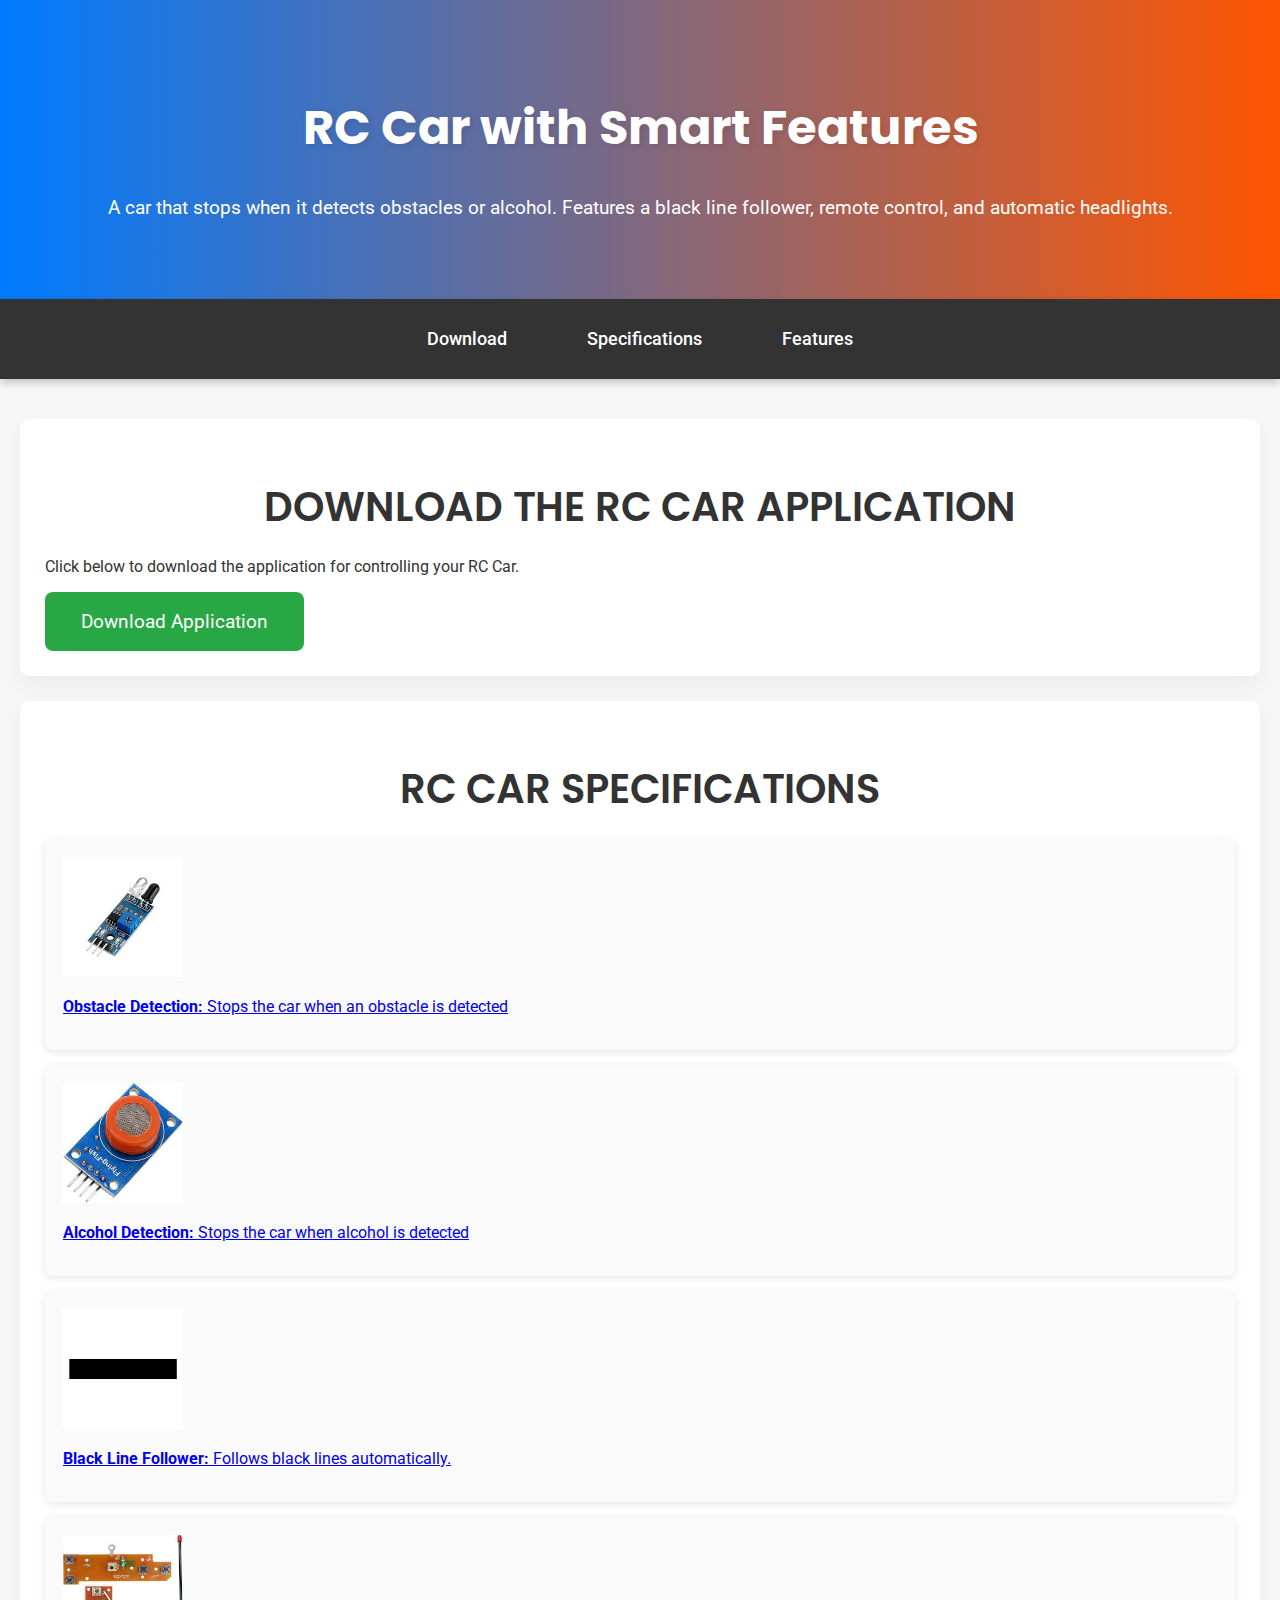
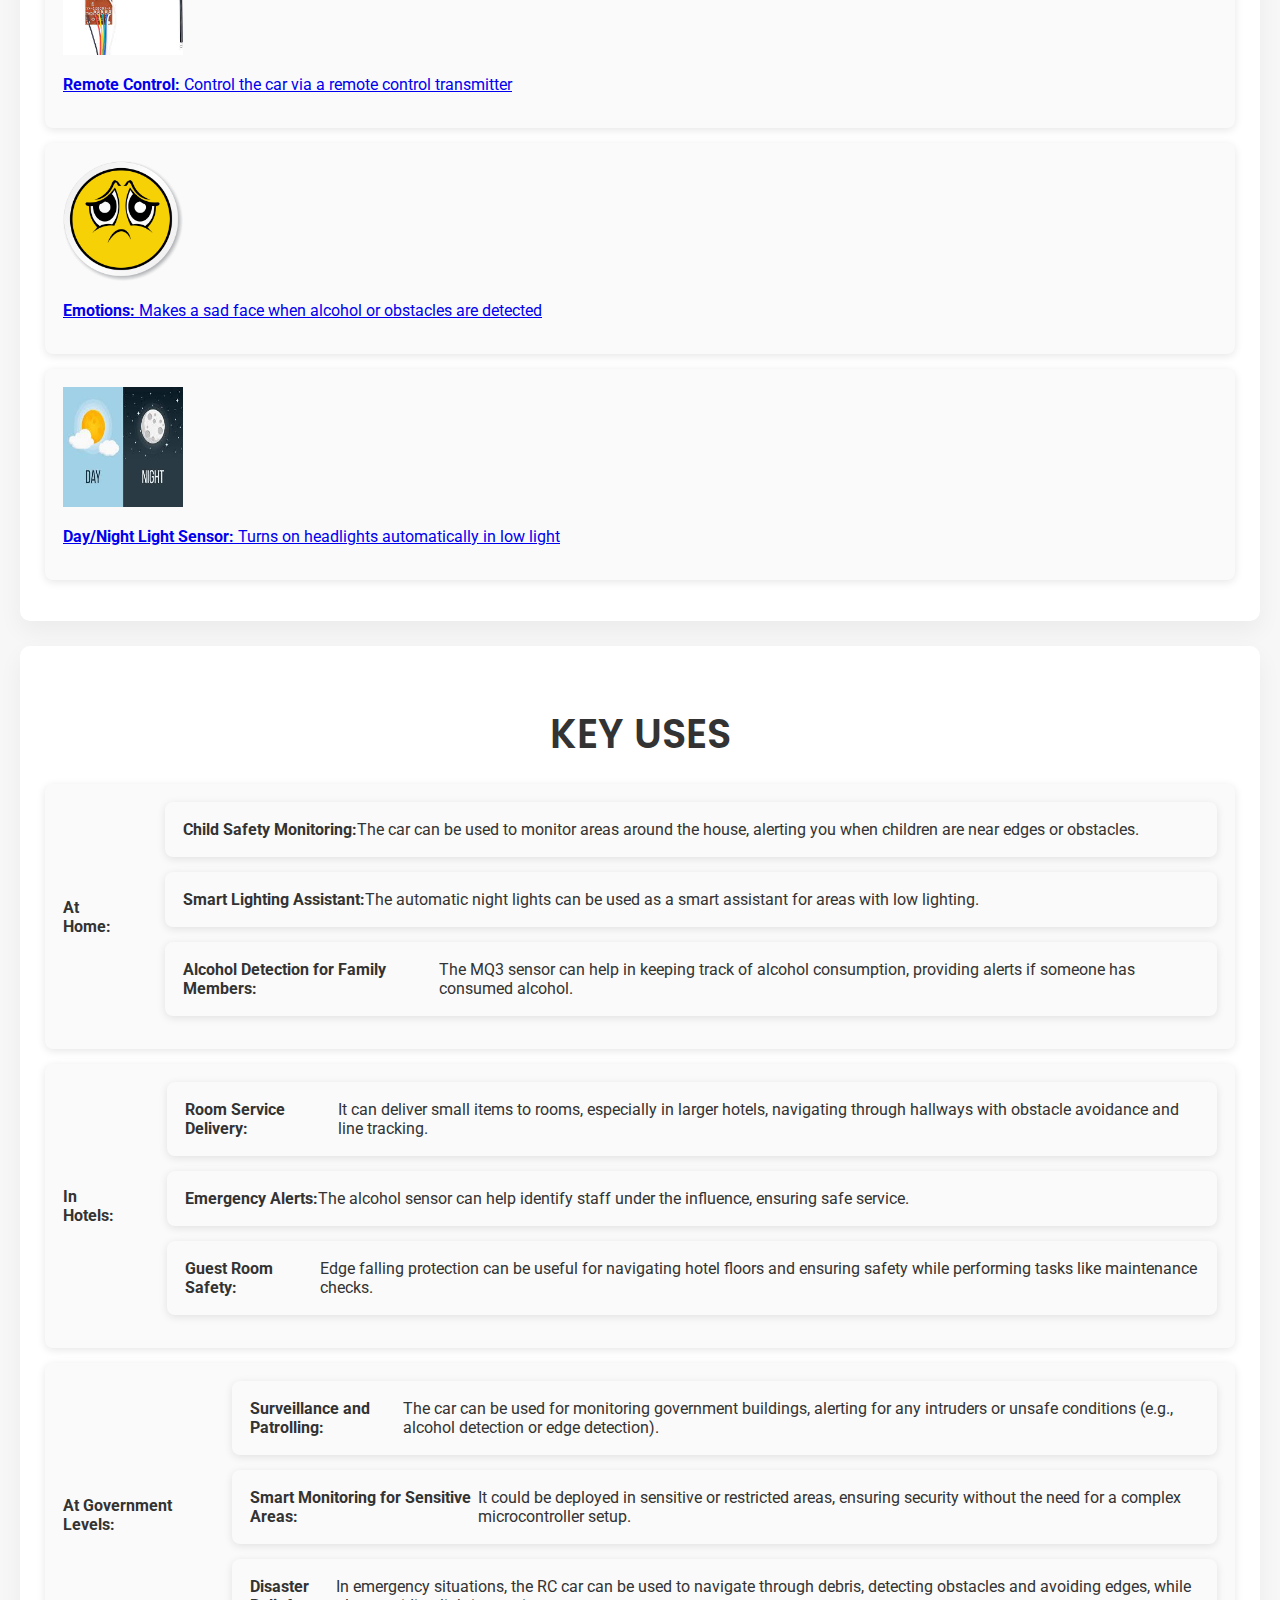
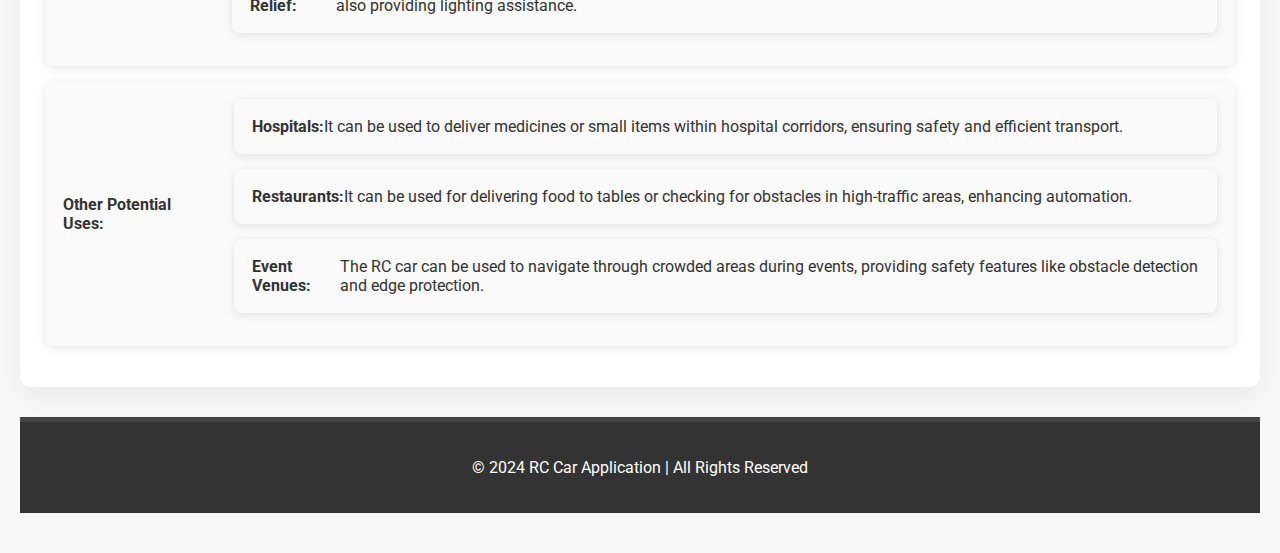
<file: index.html>
<!DOCTYPE html>
<html lang="en">
<head>
    <meta charset="UTF-8">
    <meta name="viewport" content="width=device-width, initial-scale=1.0">
    <meta http-equiv="X-UA-Compatible" content="ie=edge">
    <title>RC Car Application</title>
    <link href="https://fonts.googleapis.com/css2?family=Roboto:wght@400;500;700&family=Poppins:wght@300;400;600&family=Open+Sans:wght@300;400;600&display=swap" rel="stylesheet">
    <style>
        body {
            font-family: 'Roboto', sans-serif;
            margin: 0;
            padding: 0;
            background: #f7f7f7;
            color: #333;
        }
        header {
            background: linear-gradient(90deg, rgba(0, 123, 255, 1) 0%, rgba(255, 85, 0, 1) 100%);
            color: white;
            padding: 60px 20px;
            text-align: center;
            box-shadow: 0 4px 12px rgba(0, 0, 0, 0.1);
        }
        header h1 {
            font-size: 3em;
            font-family: 'Poppins', sans-serif;
            font-weight: 700;
            text-shadow: 2px 2px 6px rgba(0, 0, 0, 0.1);
        }
        header p {
            font-size: 1.2em;
            font-weight: 400;
            margin-top: 10px;
        }
        nav {
            display: flex;
            justify-content: center;
            background-color: #333;
            padding: 15px 0;
            box-shadow: 0 4px 8px rgba(0, 0, 0, 0.2);
        }
        nav a {
            color: white;
            text-decoration: none;
            padding: 15px 25px;
            font-size: 1.1em;
            margin: 0 15px;
            font-weight: 500;
            transition: all 0.3s ease-in-out;
        }
        nav a:hover {
            background-color: #f44336;
            border-radius: 5px;
        }
        .content {
            padding: 40px 20px;
        }
        .download-section, .specifications-section, .features-section {
            background-color: white;
            padding: 25px;
            margin-bottom: 25px;
            border-radius: 10px;
            box-shadow: 0 10px 25px rgba(0, 0, 0, 0.05);
        }
        .download-section h2, .specifications-section h2, .features-section h2 {
            font-family: 'Poppins', sans-serif;
            font-size: 2.5em;
            font-weight: 600;
            text-align: center;
            margin-bottom: 20px;
            text-transform: uppercase;
            color: #333;
        }
        .download-section a {
            background-color: #28a745;
            color: white;
            padding: 18px 36px;
            font-size: 1.2em;
            text-decoration: none;
            border-radius: 8px;
            display: inline-block;
            text-align: center;
            transition: all 0.3s ease;
        }
        .download-section a:hover {
            background-color: #218838;
            transform: translateY(-3px);
        }
        .specifications-list, .features-list {
            list-style-type: none;
            padding-left: 0;
        }
        .specifications-list li, .features-list li {
            display: flex;
            align-items: center;
            background-color: #fafafa;
            padding: 18px;
            margin-bottom: 15px;
            border-radius: 8px;
            box-shadow: 0 2px 8px rgba(0, 0, 0, 0.1);
            transition: background-color 0.3s ease;
        }
        .specifications-list li:hover, .features-list li:hover {
            background-color: #f1f1f1;
        }
        .specifications-list img, .features-list img {
            width: 120px; /* Increased width */
            height: 120px; /* Increased height */
            margin-right: 20px;
            transition: transform 0.3s ease-in-out;
        }
        .specifications-list img:hover, .features-list img:hover {
            transform: scale(1.1);
        }
        .status {
            text-align: center;
            font-size: 2.2em;
            margin-top: 30px;
        }
        .status img {
            width: 150px; /* Larger status image */
            height: 150px;
            border-radius: 50%;
            box-shadow: 0 4px 10px rgba(0, 0, 0, 0.1);
        }
        footer {
            background-color: #333;
            color: white;
            padding: 20px;
            text-align: center;
            font-size: 1em;
            border-top: 5px solid #444;
            margin-top: 30px;
        }
        /* Responsive Design for Mobile and Tablets */
        @media (max-width: 768px) {
            header h1 {
                font-size: 2.5em;
            }
            nav a {
                font-size: 1em;
                padding: 12px 20px;
            }
            .download-section a {
                font-size: 1.1em;
                padding: 16px 32px;
            }
            .specifications-list img, .features-list img {
                width: 100px; /* Slightly smaller image size on mobile */
                height: 100px;
            }
            footer {
                font-size: 0.9em;
            }
        }

        /* Additional Styles for Animations */
        .specifications-list li, .features-list li {
            animation: fadeInUp 0.8s ease-out;
        }
        @keyframes fadeInUp {
            0% {
                opacity: 0;
                transform: translateY(20px);
            }
            100% {
                opacity: 1;
                transform: translateY(0);
            }
        }
    </style>
</head>
<body>
    <header>
        <h1>RC Car with Smart Features</h1>
        <p>A car that stops when it detects obstacles or alcohol. Features a black line follower, remote control, and automatic headlights.</p>
    </header>

    <nav>
        <a href="#download">Download</a>
        <a href="#specifications">Specifications</a>
        <a href="#features">Features</a>
    </nav>

    <div class="content">
        <!-- Download Section -->
        <section id="download" class="download-section">
            <h2>Download the RC Car Application</h2>
            <p>Click below to download the application for controlling your RC Car.</p>
            <a href="https://drive.google.com/file/d/1Ado_hDZijg_Qq1VeLnqHlHre9D_cnxM2/view" target="_blank">Download Application</a>
        </section>

        <!-- Specifications Section -->
        <section id="specifications" class="specifications-section">
            <h2>RC Car Specifications</h2>
            <ul class="specifications-list">
                <li>
                    <a href="1.html" target="_blank">
                        <img src="images/ir.png" alt="IR Sensor">
                        <p><strong>Obstacle Detection:</strong> Stops the car when an obstacle is detected</p>
                    </a>
                </li>
                <li>
                    <a href="mq.html" target="_blank">
                        <img src="images/mq.png" alt="MQ3 Sensor">
                        <p><strong>Alcohol Detection:</strong> Stops the car when alcohol is detected</p>
                    </a>
                </li>
                <li>
                    <a href="line.html" target="_blank">
                        <img src="images/line.png" alt="Line Follower">
                        <p><strong>Black Line Follower:</strong> Follows black lines automatically.</p>
                    </a>
                </li>
                <li>
                    <a href="rc.html" target="_blank">
                        <img src="images/rc.png" alt="RC Remote">
                        <p><strong>Remote Control:</strong> Control the car via a remote control transmitter</p>
                    </a>
                </li>
                <li>
                    <a href="hs.html" target="_blank">
                        <img src="images/sad.png" alt="Sad Happy Face">
                        <p><strong>Emotions:</strong> Makes a sad face when alcohol or obstacles are detected</p>
                    </a>
                </li>
                <li>
                    <a href="dn.html" target="_blank">
                        <img src="images/dn.png" alt="Day/Night Sensor">
                        <p><strong>Day/Night Light Sensor:</strong> Turns on headlights automatically in low light</p>
                    </a>
                </li>
            </ul>
        </section>

        <!-- Features Section -->
        <section id="features" class="features-section">
            <h2>Key Uses</h2>
            <ul class="features-list">
                <li><strong>At Home:</strong>
                    <ul>
                        <li><strong>Child Safety Monitoring:</strong> The car can be used to monitor areas around the house, alerting you when children are near edges or obstacles.</li>
                        <li><strong>Smart Lighting Assistant:</strong> The automatic night lights can be used as a smart assistant for areas with low lighting.</li>
                        <li><strong>Alcohol Detection for Family Members:</strong> The MQ3 sensor can help in keeping track of alcohol consumption, providing alerts if someone has consumed alcohol.</li>
                    </ul>
                </li>
                <li><strong>In Hotels:</strong>
                    <ul>
                        <li><strong>Room Service Delivery:</strong> It can deliver small items to rooms, especially in larger hotels, navigating through hallways with obstacle avoidance and line tracking.</li>
                        <li><strong>Emergency Alerts:</strong> The alcohol sensor can help identify staff under the influence, ensuring safe service.</li>
                        <li><strong>Guest Room Safety:</strong> Edge falling protection can be useful for navigating hotel floors and ensuring safety while performing tasks like maintenance checks.</li>
                    </ul>
                </li>
                <li><strong>At Government Levels:</strong>
                    <ul>
                        <li><strong>Surveillance and Patrolling:</strong> The car can be used for monitoring government buildings, alerting for any intruders or unsafe conditions (e.g., alcohol detection or edge detection).</li>
                        <li><strong>Smart Monitoring for Sensitive Areas:</strong> It could be deployed in sensitive or restricted areas, ensuring security without the need for a complex microcontroller setup.</li>
                        <li><strong>Disaster Relief:</strong> In emergency situations, the RC car can be used to navigate through debris, detecting obstacles and avoiding edges, while also providing lighting assistance.</li>
                    </ul>
                </li>
                <li><strong>Other Potential Uses:</strong>
                    <ul>
                        <li><strong>Hospitals:</strong> It can be used to deliver medicines or small items within hospital corridors, ensuring safety and efficient transport.</li>
                        <li><strong>Restaurants:</strong> It can be used for delivering food to tables or checking for obstacles in high-traffic areas, enhancing automation.</li>
                        <li><strong>Event Venues:</strong> The RC car can be used to navigate through crowded areas during events, providing safety features like obstacle detection and edge protection.</li>
                    </ul>
                </li>
                
            </ul>
        </section>
    <footer>
        <p>&copy; 2024 RC Car Application | All Rights Reserved</p>
    </footer>
</body>
</html>
</file>
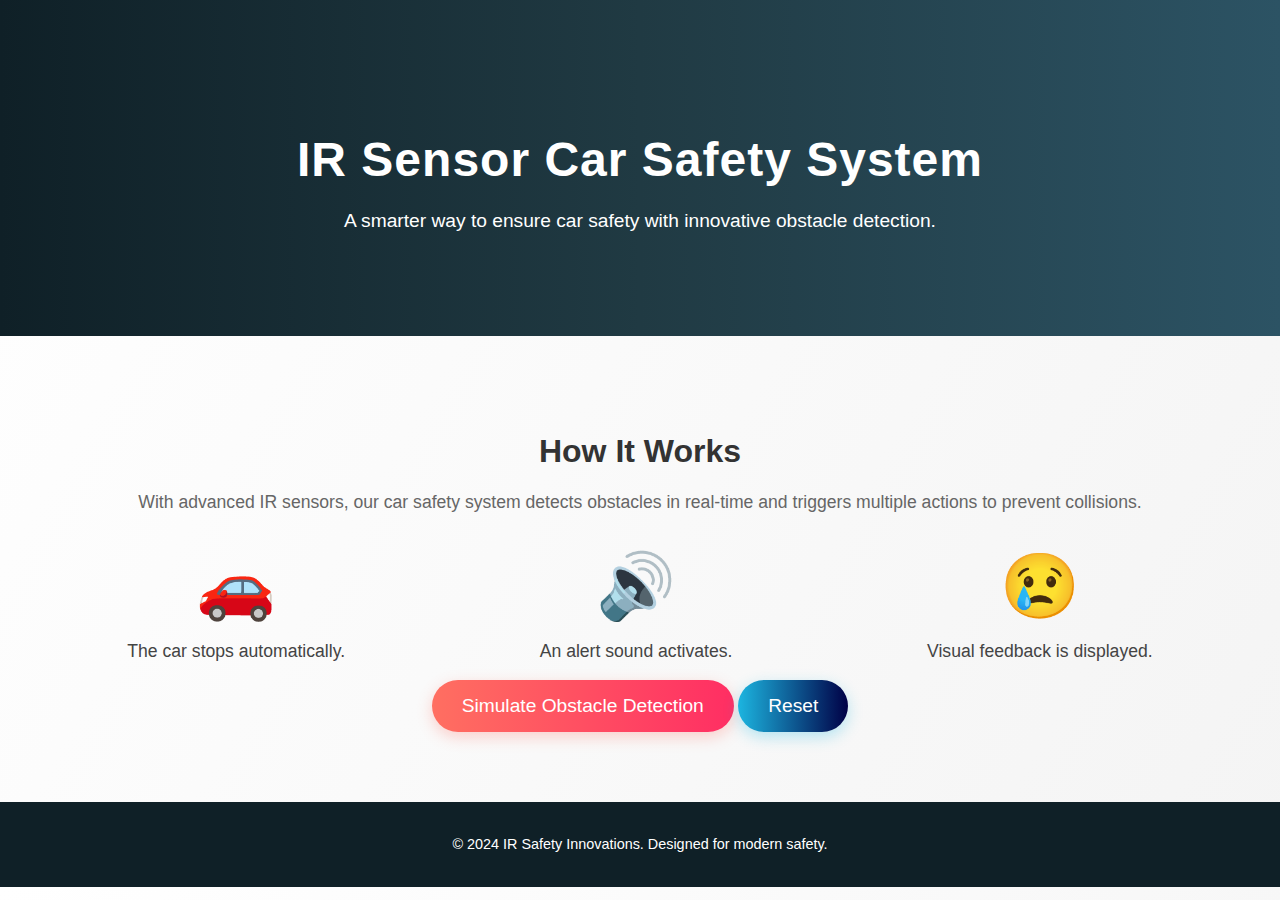
<file: 1.html>
<!DOCTYPE html>
<html lang="en">
<head>
    <meta charset="UTF-8">
    <meta name="viewport" content="width=device-width, initial-scale=1.0">
    <title>IR Sensor Car Safety System</title>
    <link rel="stylesheet" href="styles/style1.css">
</head>
<body>
    <header>
        <div class="hero">
            <h1>IR Sensor Car Safety System</h1>
            <p>A smarter way to ensure car safety with innovative obstacle detection.</p>
        </div>
    </header>

    <main class="container">
        <section class="features">
            <h2>How It Works</h2>
            <p>
                With advanced IR sensors, our car safety system detects obstacles in real-time and triggers multiple actions to prevent collisions.
            </p>
        </section>

        <div class="visuals">
            <div id="car-section">
                <span id="car">🚗</span>
                <p>The car stops automatically.</p>
            </div>
            <div id="alarm-section">
                <span id="alarm">🔊</span>
                <p>An alert sound activates.</p>
            </div>
            <div id="face-section">
                <span id="sad-face">😢</span>
                <p>Visual feedback is displayed.</p>
            </div>
        </div>

        <div class="controls">
            <button class="trigger-button" onclick="activateIRSensor()">Simulate Obstacle Detection</button>
            <button class="reset-button" onclick="resetSystem()">Reset</button>
        </div>
    </main>

    <footer>
        <p>&copy; 2024 IR Safety Innovations. Designed for modern safety.</p>
    </footer>

    <audio id="beepSound" src="images/OBS.mp3" preload="auto"></audio>
    <script src="scripts/script1.js"></script>
</body>
</html>
</file>
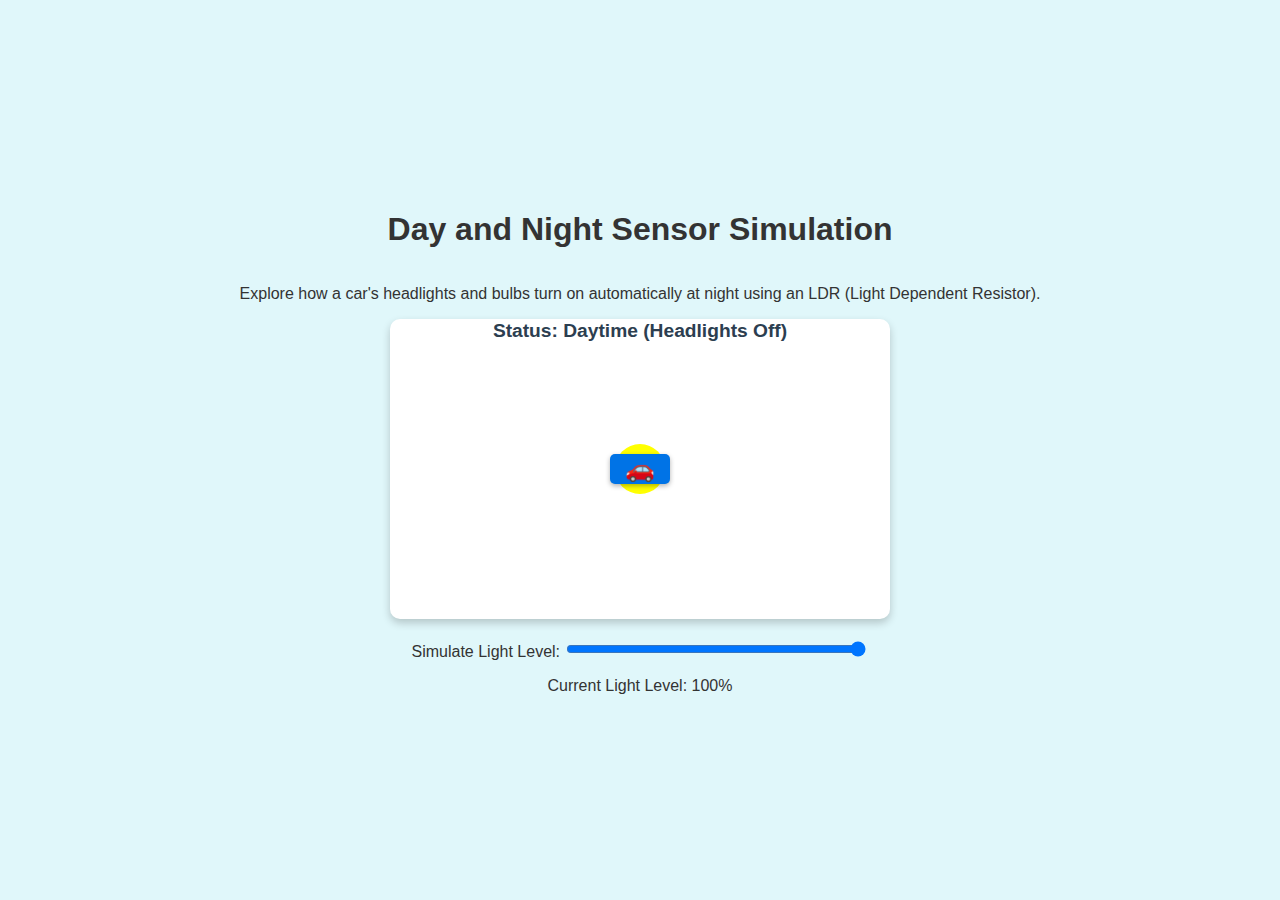
<file: dn.html>
<!DOCTYPE html>
<html lang="en">
<head>
  <meta charset="UTF-8">
  <meta name="viewport" content="width=device-width, initial-scale=1.0">
  <title>Day and Night Sensor Simulation</title>
  <style>
    body {
      font-family: Arial, sans-serif;
      background-color: #e0f7fa;
      margin: 0;
      padding: 0;
      color: #333;
      display: flex;
      flex-direction: column;
      align-items: center;
      justify-content: center;
      height: 100vh;
    }
    .container {
      position: relative;
      width: 500px;
      height: 300px;
      background-color: #ffffff;
      border-radius: 10px;
      box-shadow: 0 4px 8px rgba(0, 0, 0, 0.2);
      display: flex;
      align-items: center;
      justify-content: center;
      overflow: hidden;
    }
    .car {
      position: absolute;
      width: 60px;
      height: 30px;
      background-color: #0073e6;
      border-radius: 5px;
      text-align: center;
      line-height: 30px;
      color: white;
      font-size: 1.5em;
      transition: transform 0.3s ease;
      box-shadow: 0 2px 5px rgba(0, 0, 0, 0.3);
    }
    .headlights {
      position: absolute;
      top: -10px;
      left: 10px;
      width: 20px;
      height: 5px;
      background-color: #f1c40f;
      border-radius: 3px;
      opacity: 0;
      transition: opacity 0.3s ease;
    }
    .headlights.right {
      left: 30px;
    }
    .status {
      position: absolute;
      top: 320px;
      font-size: 1.2em;
      font-weight: bold;
      color: #2c3e50;
    }
    .slider-container {
      margin-top: 20px;
      text-align: center;
    }
    .slider {
      width: 300px;
    }
    /* Sun and Moon styles */
    .sun, .moon {
      position: absolute;
      width: 50px;
      height: 50px;
      border-radius: 50%;
      background-color: yellow;
      transition: opacity 1s ease;
    }
    .moon {
      background-color: #f39c12;
      opacity: 0;
    }
    /* Bulb styles */
    .bulb {
      position: absolute;
      width: 20px;
      height: 20px;
      border-radius: 50%;
      background-color: #e74c3c;
      opacity: 0;
      transition: opacity 0.3s ease;
    }
    .bulb1 { top: 50px; left: 40px; }
    .bulb2 { top: 50px; right: 40px; }
    .bulb3 { bottom: 50px; left: 40px; }
    .bulb4 { bottom: 50px; right: 40px; }
  </style>
</head>
<body>

<h1>Day and Night Sensor Simulation</h1>
<p>Explore how a car's headlights and bulbs turn on automatically at night using an LDR (Light Dependent Resistor).</p>

<div class="container">
  <!-- Sun and Moon -->
  <div id="sun" class="sun"></div>
  <div id="moon" class="moon"></div>
  
  <!-- Car and Headlights -->
  <div id="car" class="car">🚗</div>
  <div id="headlight-left" class="headlights"></div>
  <div id="headlight-right" class="headlights right"></div>
  
  <!-- Light Bulbs -->
  <div id="bulb1" class="bulb bulb1"></div>
  <div id="bulb2" class="bulb bulb2"></div>
  <div id="bulb3" class="bulb bulb3"></div>
  <div id="bulb4" class="bulb bulb4"></div>
</div>

<div class="slider-container">
  <label for="light-sensor">Simulate Light Level: </label>
  <input type="range" id="light-sensor" class="slider" min="0" max="100" value="100">
  <p id="light-status">Current Light Level: 100%</p>
</div>

<div id="status" class="status">Status: Daytime (Headlights Off)</div>

<script>
  const car = document.getElementById("car");
  const headlightLeft = document.getElementById("headlight-left");
  const headlightRight = document.getElementById("headlight-right");
  const lightSensor = document.getElementById("light-sensor");
  const lightStatus = document.getElementById("light-status");
  const status = document.getElementById("status");

  // Sun and Moon
  const sun = document.getElementById("sun");
  const moon = document.getElementById("moon");

  // Bulbs
  const bulbs = [
    document.getElementById("bulb1"),
    document.getElementById("bulb2"),
    document.getElementById("bulb3"),
    document.getElementById("bulb4")
  ];

  function updateScene() {
    const lightLevel = lightSensor.value;
    lightStatus.innerText = `Current Light Level: ${lightLevel}%`;

    // Car Headlights Logic
    if (lightLevel < 50) {
      headlightLeft.style.opacity = 1;
      headlightRight.style.opacity = 1;
      status.innerText = "Status: Nighttime (Headlights On)";
    } else {
      headlightLeft.style.opacity = 0;
      headlightRight.style.opacity = 0;
      status.innerText = "Status: Daytime (Headlights Off)";
    }

    // Bulbs Logic
    if (lightLevel < 50) {
      bulbs.forEach(bulb => bulb.style.opacity = 1); // Turn on bulbs at night
    } else {
      bulbs.forEach(bulb => bulb.style.opacity = 0); // Turn off bulbs during day
    }

    // Sun and Moon Logic
    if (lightLevel > 50) {
      sun.style.opacity = 1;
      moon.style.opacity = 0;
    } else {
      sun.style.opacity = 0;
      moon.style.opacity = 1;
    }
  }

  // Event listener for the light sensor slider
  lightSensor.addEventListener("input", updateScene);

  // Initial call to set the correct scene
  updateScene();
</script>

</body>
</html>
</file>
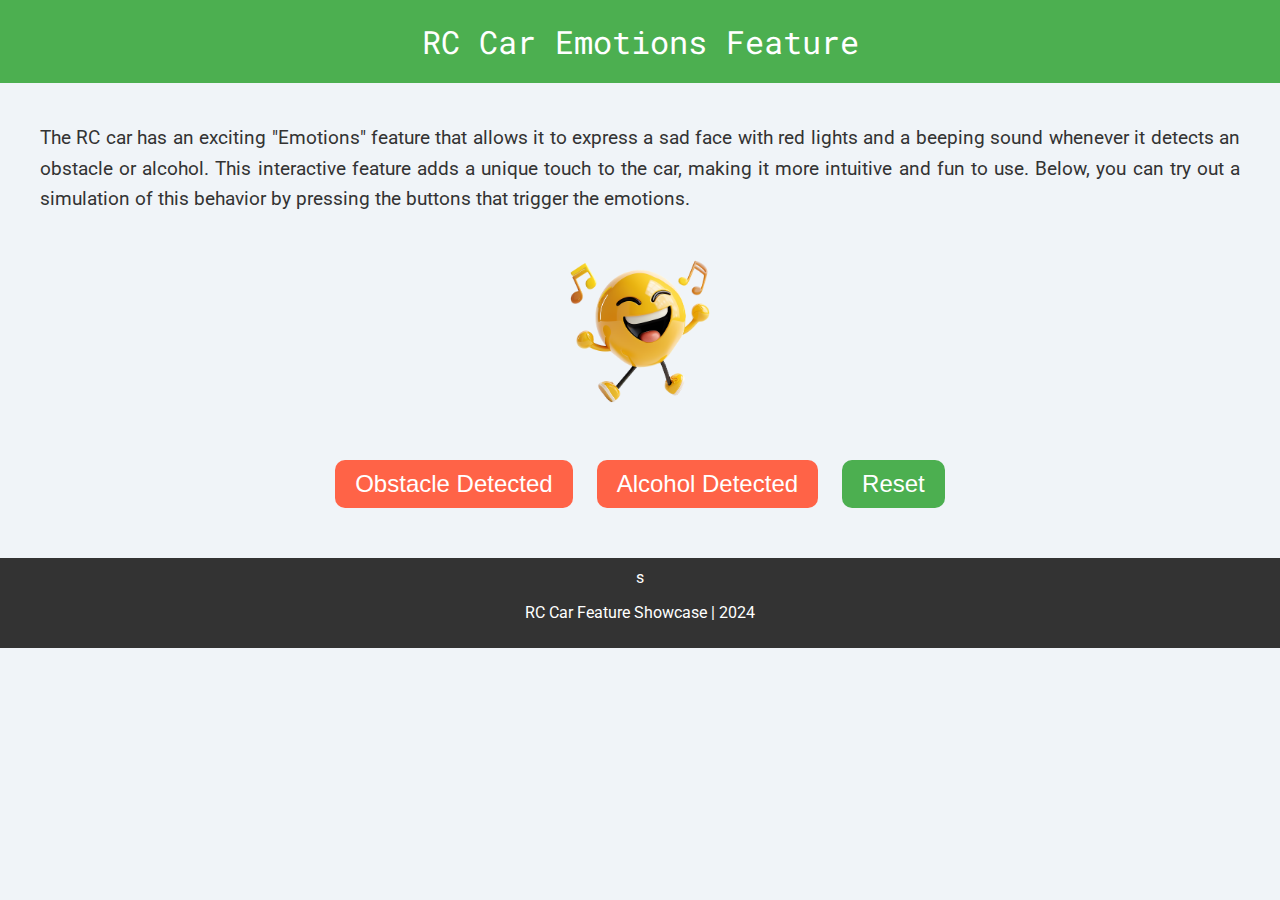
<file: hs.html>
<!DOCTYPE html>
<html lang="en">
<head>
    <meta charset="UTF-8">
    <meta name="viewport" content="width=device-width, initial-scale=1.0">
    <title>RC Car Emotions Feature</title>
    <link href="https://fonts.googleapis.com/css2?family=Roboto:wght@300;500&family=Roboto+Mono&display=swap" rel="stylesheet">
    <style>
        body {
            font-family: 'Roboto', sans-serif;
            background-color: #f0f4f8;
            color: #333;
            margin: 0;
            padding: 0;
            text-align: center;
        }
        header {
            background-color: #4CAF50;
            color: white;
            padding: 20px 0;
            font-size: 2em;
            font-family: 'Roboto Mono', monospace;
        }
        .content {
            margin: 40px;
        }
        .feature-description {
            font-size: 1.2em;
            line-height: 1.6;
            margin-bottom: 40px;
            text-align: justify;
        }
        .emotion-display {
            margin: 30px 0;
            font-size: 3em;
        }
        .emotion-display img {
            width: 150px;
        }
        .buttons {
            margin: 20px;
        }
        .btn {
            background-color: #ff6347;
            border: none;
            color: white;
            padding: 10px 20px;
            font-size: 1.5em;
            cursor: pointer;
            margin: 10px;
            border-radius: 10px;
        }
        .btn:hover {
            background-color: #e53e3e;
        }
        .reset-btn {
            background-color: #4CAF50;
            font-size: 1.5em;
        }
        footer {
            background-color: #333;
            color: white;
            padding: 10px 0;
            font-size: 1em;
        }
        @media (max-width: 768px) {
            .emotion-display img {
                width: 120px;
            }
            .btn {
                font-size: 1.2em;
            }
        }
    </style>
</head>
<body>

<header>
    RC Car Emotions Feature
</header>

<div class="content">
    <div class="feature-description">
        <p>The RC car has an exciting "Emotions" feature that allows it to express a sad face with red lights and a beeping sound whenever it detects an obstacle or alcohol. This interactive feature adds a unique touch to the car, making it more intuitive and fun to use. Below, you can try out a simulation of this behavior by pressing the buttons that trigger the emotions.</p>
    </div>

    <div class="emotion-display">
        <img id="emotionImage" src="./images/happy.png" alt="Smiley Face">
    </div>

    <div class="buttons">
        <button class="btn" id="obstacleButton">Obstacle Detected</button>
        <button class="btn" id="alcoholButton">Alcohol Detected</button>
        <button class="btn reset-btn" id="resetButton">Reset</button>
    </div>

    <!-- Add sounds here -->
    <audio id="beepSound" class="sound" src="images/OBS.mp3" preload="auto"></audio>
    <audio id="alcoholSound" class="sound" src="images/ALC.mp3" preload="auto"></audio>

</div>

<footer>s
    <p>RC Car Feature Showcase | 2024</p>
</footer>

<script>
    const obstacleButton = document.getElementById('obstacleButton');
    const alcoholButton = document.getElementById('alcoholButton');
    const resetButton = document.getElementById('resetButton');
    const emotionImage = document.getElementById('emotionImage');
    const beepSound = document.getElementById('beepSound');
    const alcoholSound = document.getElementById('alcoholSound');

    // Reset to smiley face
    resetButton.addEventListener('click', function() {
        emotionImage.src = "./images/happy.png";
        beepSound.pause();
        alcoholSound.pause();
        beepSound.currentTime = 0;
        alcoholSound.currentTime = 0;
        alert("Emotion reset to smile!");
    });

    obstacleButton.addEventListener('click', function() {
        emotionImage.src = "./images/sad.png";
        beepSound.play();
        alert("Clear the way!");
    });

    alcoholButton.addEventListener('click', function() {
        emotionImage.src = "./images/sad.png";
        alcoholSound.play();
        alert("Alcohol detected!");
    });
</script>

</body>
</html>
</file>
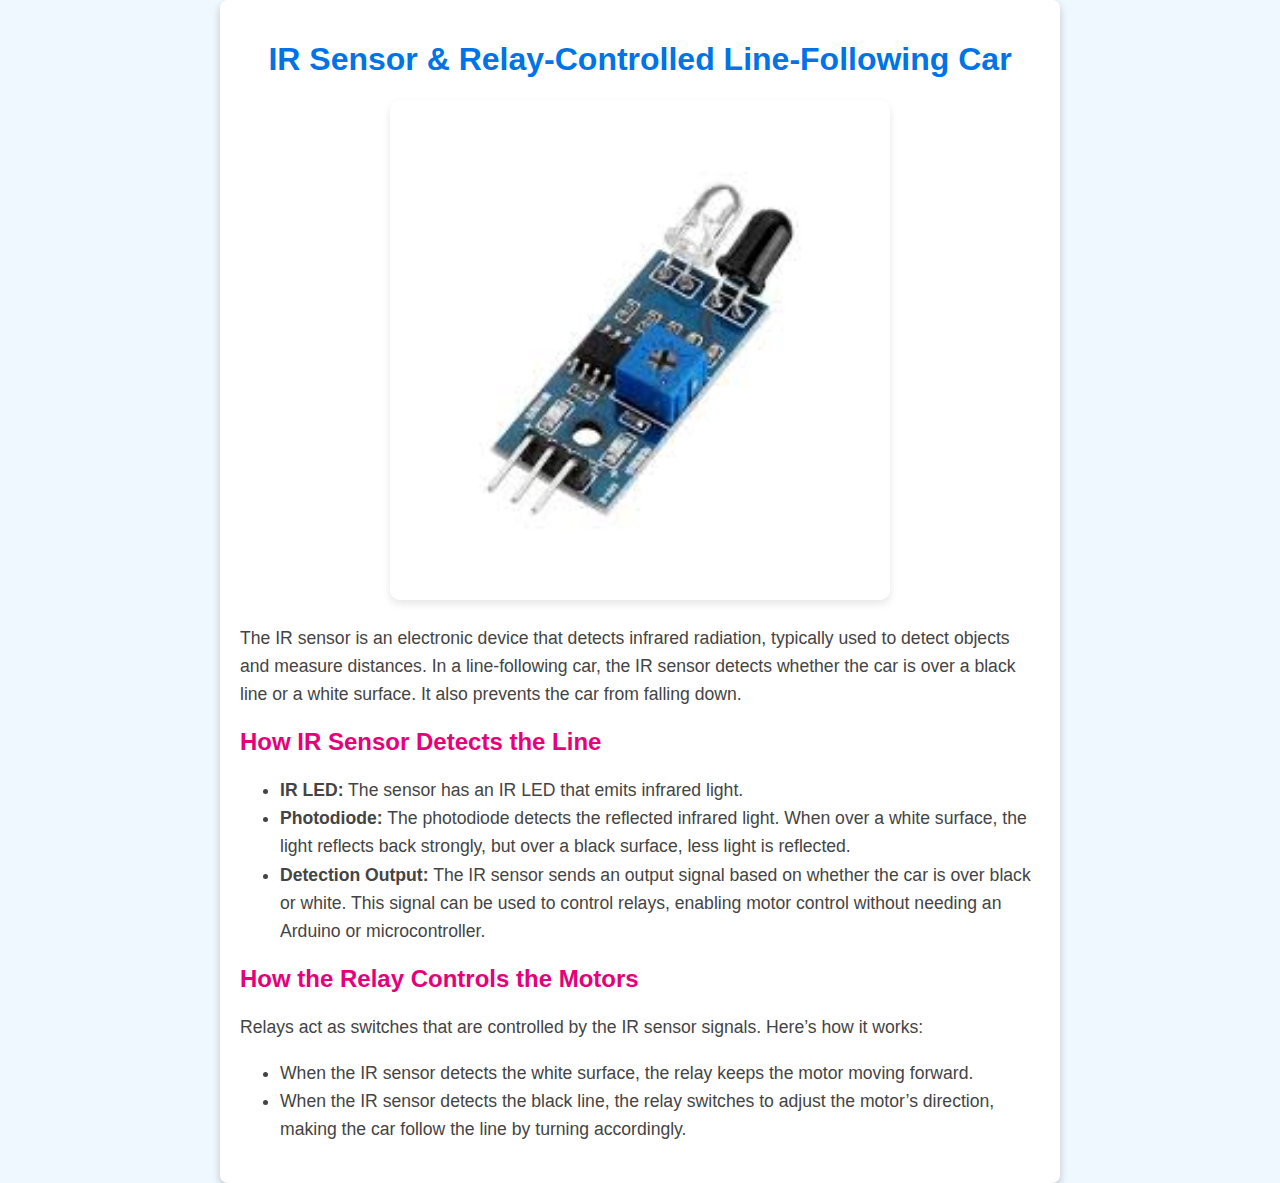
<file: line.html>
<!DOCTYPE html>
<html lang="en">
<head>
  <meta charset="UTF-8">
  <meta name="viewport" content="width=device-width, initial-scale=1.0">
  <title>IR Sensor and Relay-Controlled Line-Following Car</title>
  <style>
    body {
      font-family: Arial, sans-serif;
      background-color: #f0f8ff;
      margin: 0;
      padding: 0;
      color: #333;
    }
    .container {
      max-width: 800px;
      margin: auto;
      padding: 20px;
      background: #ffffff;
      border-radius: 8px;
      box-shadow: 0 4px 8px rgba(0, 0, 0, 0.2);
    }
    h1 {
      text-align: center;
      color: #0073e6;
    }
    .section-title {
      color: #e6007a;
    }
    .sensor-image {
      text-align: center;
      margin: 20px 0;
    }
    .sensor-image img {
      width: 100%;
      max-width: 500px;
      border-radius: 10px;
      box-shadow: 0 4px 8px rgba(0, 0, 0, 0.1);
    }
    .description, .working {
      font-size: 1.1em;
      line-height: 1.6;
      color: #444;
      margin-bottom: 20px;
    }
    .simulation {
      background-color: #e0f7fa;
      padding: 15px;
      border-radius: 8px;
      text-align: center;
      margin: 20px 0;
    }
    .simulation button {
      background-color: #0073e6;
      color: white;
      border: none;
      padding: 10px 20px;
      font-size: 1em;
      border-radius: 5px;
      cursor: pointer;
      transition: background 0.3s;
    }
    .simulation button:hover {
      background-color: #005bb5;
    }
    #result {
      font-weight: bold;
      color: #e6007a;
      margin-top: 10px;
    }
  </style>
</head>
<body>

<div class="container">
  <h1>IR Sensor & Relay-Controlled Line-Following Car</h1>

  <div class="sensor-image">
    <img src="images/ir.png" alt="IR Sensor Line Following Car">
  </div>

  <div class="description">
    <p>The IR sensor is an electronic device that detects infrared radiation, typically used to detect objects and measure distances. In a line-following car, the IR sensor detects whether the car is over a black line or a white surface.
      It also prevents the car from falling down.
    </p>
  </div>

  <h2 class="section-title">How IR Sensor Detects the Line</h2>
  <div class="working">
    <ul>
      <li><b>IR LED:</b> The sensor has an IR LED that emits infrared light.</li>
      <li><b>Photodiode:</b> The photodiode detects the reflected infrared light. When over a white surface, the light reflects back strongly, but over a black surface, less light is reflected.</li>
      <li><b>Detection Output:</b> The IR sensor sends an output signal based on whether the car is over black or white. This signal can be used to control relays, enabling motor control without needing an Arduino or microcontroller.</li>
    </ul>
  </div>

  <h2 class="section-title">How the Relay Controls the Motors</h2>
  <div class="working">
    <p>Relays act as switches that are controlled by the IR sensor signals. Here’s how it works:</p>
    <ul>
      <li>When the IR sensor detects the white surface, the relay keeps the motor moving forward.</li>
      <li>When the IR sensor detects the black line, the relay switches to adjust the motor’s direction, making the car follow the line by turning accordingly.</li>
    </ul>
  </div>

</body>
</html>
</file>
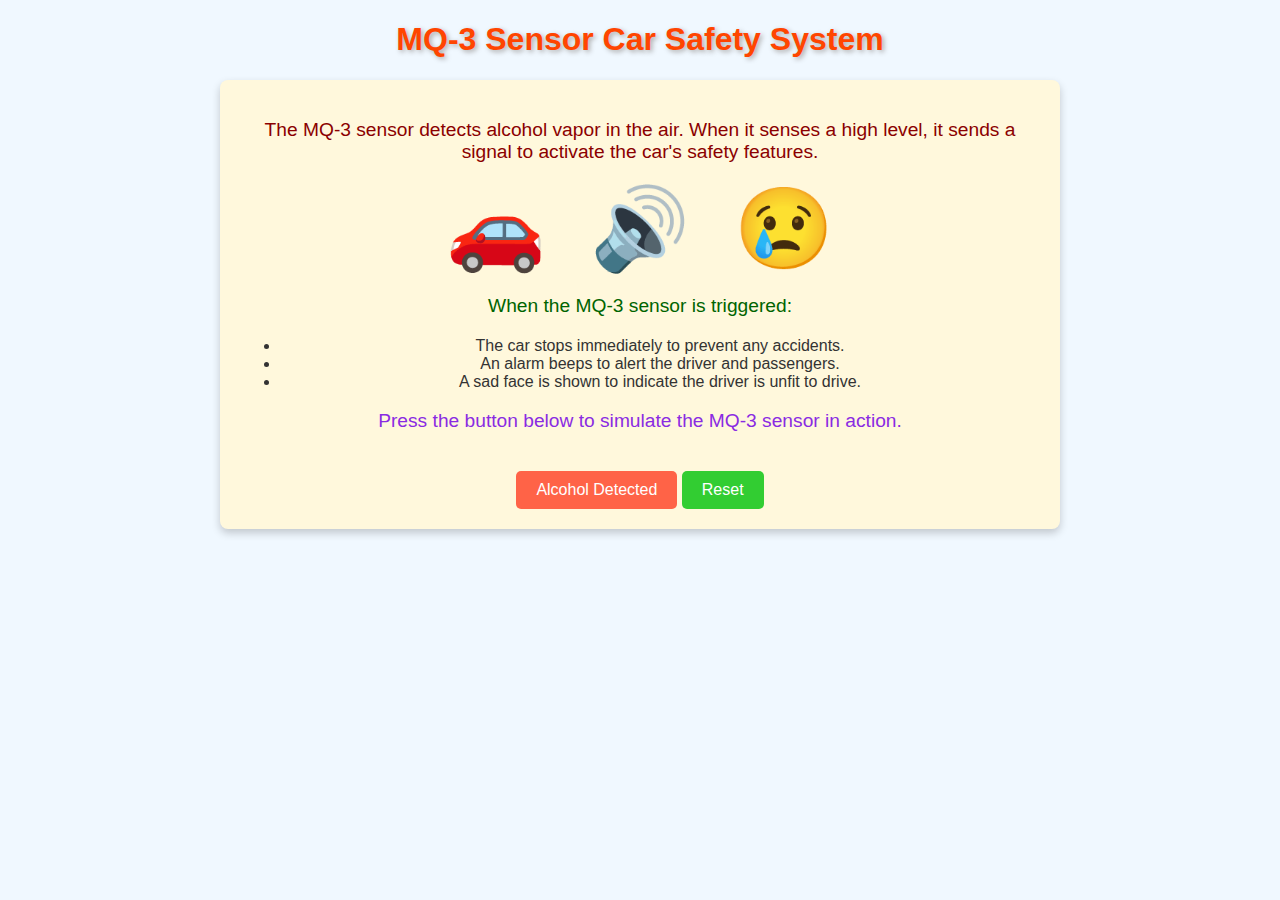
<file: mq.html>
<!DOCTYPE html>
<html lang="en">
<head>
    <meta charset="UTF-8">
    <meta name="viewport" content="width=device-width, initial-scale=1.0">
    <title>MQ-3 Sensor Car Safety System</title>
    <style>
        /* General body styling */
        body {
            font-family: Arial, sans-serif;
            background-color: #f0f8ff;
            text-align: center;
            color: #333;
        }

        /* Title styling */
        h1 {
            color: #ff4500;
            text-shadow: 2px 2px 5px #aaa;
        }

        /* Explanation box styling */
        .container {
            max-width: 800px;
            margin: auto;
            background-color: #fff8dc;
            padding: 20px;
            border-radius: 8px;
            box-shadow: 0px 4px 8px rgba(0, 0, 0, 0.2);
        }

        /* Animated elements styling */
        #car, #alarm, #sad-face {
            font-size: 80px;
            margin: 20px;
            transition: transform 0.5s;
        }

        /* Colors for each section */
        .sensor {
            color: #8b0000;
            font-size: 1.2em;
        }

        .actions {
            color: #006400;
            font-size: 1.2em;
        }

        .status {
            color: #8a2be2;
            font-size: 1.2em;
        }

        /* Button styling */
        .trigger-button {
            background-color: #ff6347;
            color: white;
            border: none;
            padding: 10px 20px;
            font-size: 1em;
            border-radius: 5px;
            cursor: pointer;
        }

        .trigger-button:hover {
            background-color: #ff4500;
        }

        /* Styling for reset button */
        .reset-button {
            background-color: #32cd32;
            color: white;
            border: none;
            padding: 10px 20px;
            font-size: 1em;
            border-radius: 5px;
            cursor: pointer;
            margin-top: 20px;
        }

        .reset-button:hover {
            background-color: #228b22;
        }
    </style>
</head>
<body>

    <h1>MQ-3 Sensor Car Safety System</h1>

    <div class="container">
        <p class="sensor">The MQ-3 sensor detects alcohol vapor in the air. When it senses a high level, it sends a signal to activate the car's safety features.</p>
        
        <div>
            <span id="car">🚗</span>
            <span id="alarm">🔊</span>
            <span id="sad-face">😢</span>
        </div>

        <p class="actions">When the MQ-3 sensor is triggered:</p>
        <ul>
            <li>The car stops immediately to prevent any accidents.</li>
            <li>An alarm beeps to alert the driver and passengers.</li>
            <li>A sad face is shown to indicate the driver is unfit to drive.</li>
        </ul>

        <p class="status">Press the button below to simulate the MQ-3 sensor in action.</p>
        <button class="trigger-button" onclick="activateSystem()">Alcohol Detected</button>
        
        <!-- Reset button -->
        <button class="reset-button" onclick="resetSystem()">Reset</button>
    </div>

    <!-- Beep sound -->
    <audio id="beepSound" src="images/ALC.mp3" preload="auto"></audio>

    <script>
        function activateSystem() {
            // Car stop animation
            document.getElementById("car").style.transform = "translateX(-100px)";

            // Alarm beep animation (pulsating effect)
            document.getElementById("alarm").style.transform = "scale(1.2)";
            setTimeout(() => {
                document.getElementById("alarm").style.transform = "scale(1)";
            }, 500);

            // Show sad face
            document.getElementById("sad-face").textContent = "😢";

            // Play beep sound
            document.getElementById("beepSound").play();

            // Status update
            alert("MQ-3 sensor activated! The car has stopped, the alarm is beeping, and a sad face is displayed.");
        }

        function resetSystem() {
            // Reset car position
            document.getElementById("car").style.transform = "translateX(0px)";

            // Reset alarm and sad face
            document.getElementById("alarm").style.transform = "scale(1)";
            document.getElementById("sad-face").textContent = "🙂";

            // Stop beep sound
            document.getElementById("beepSound").pause();
            document.getElementById("beepSound").currentTime = 0;

            alert("System reset! The car is back to normal, the alarm is off, and the face is happy.");
        }
    </script>

</body>
</html>
</file>
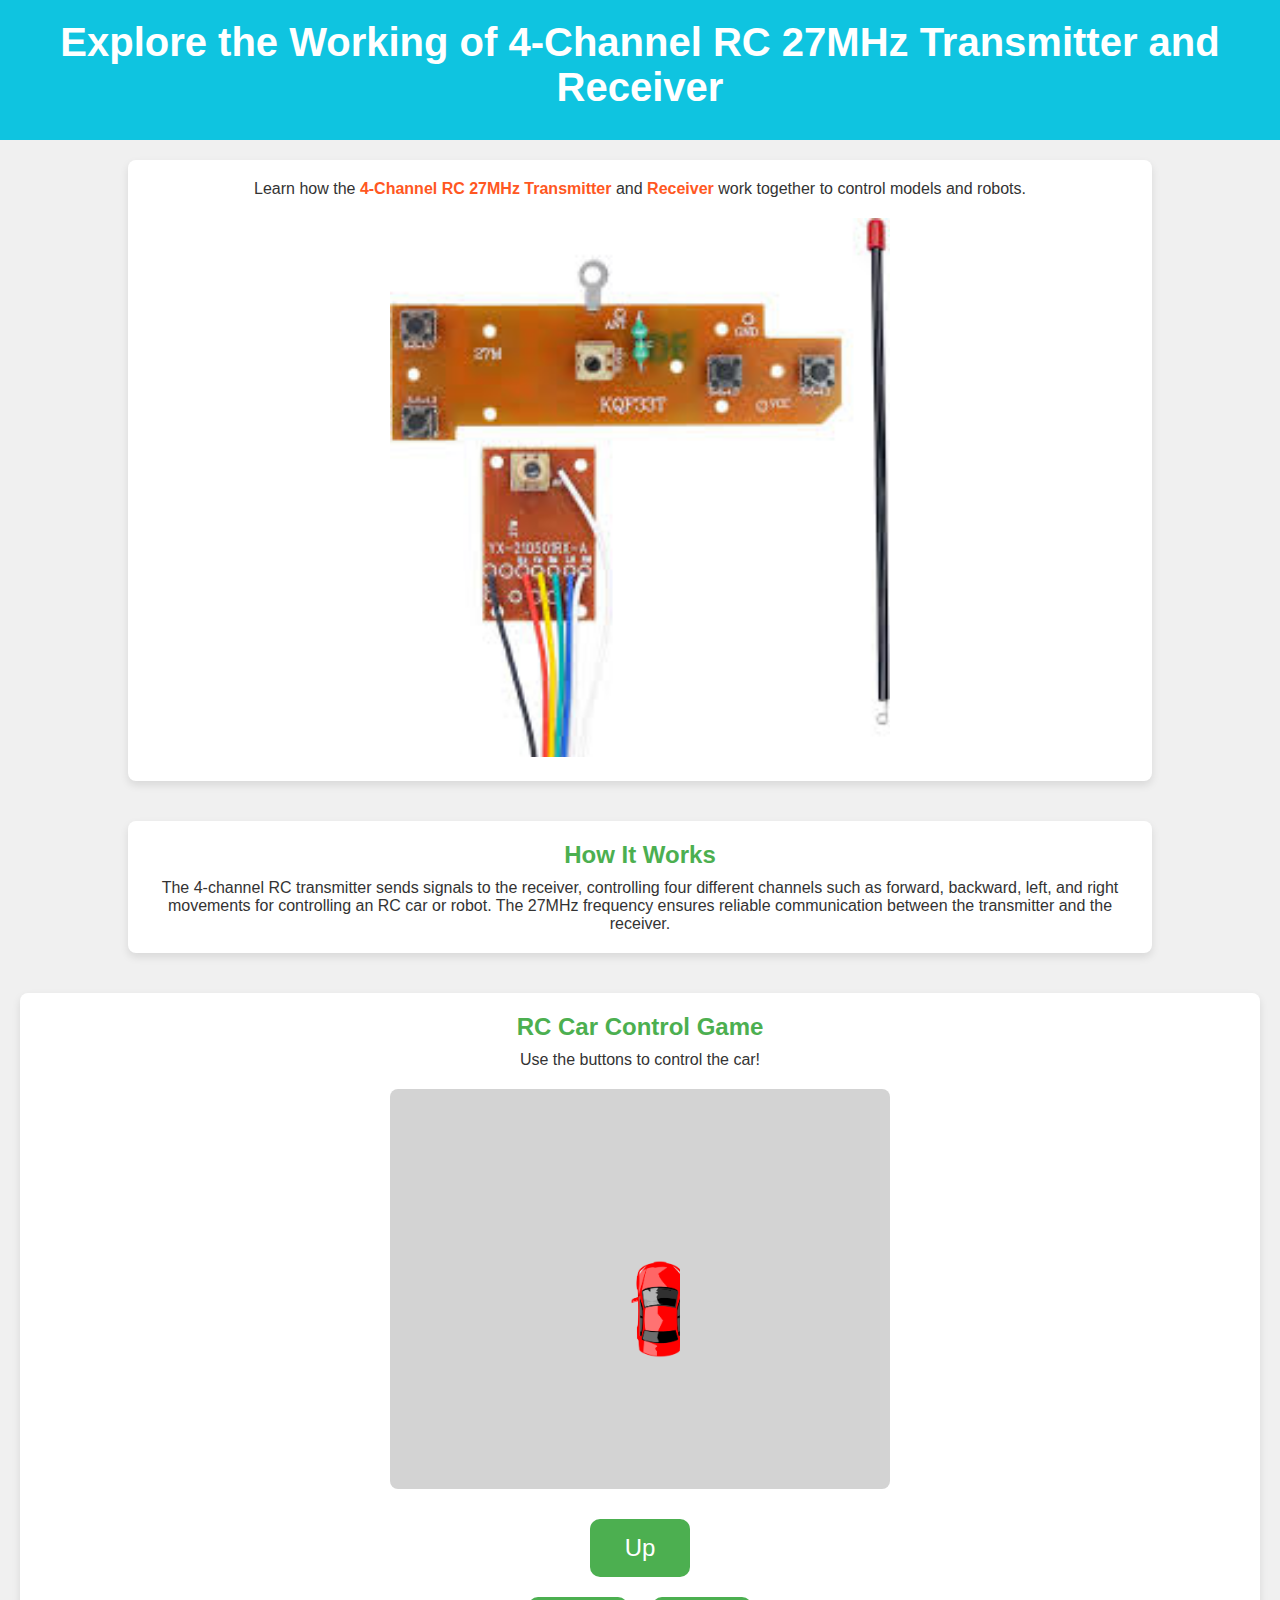
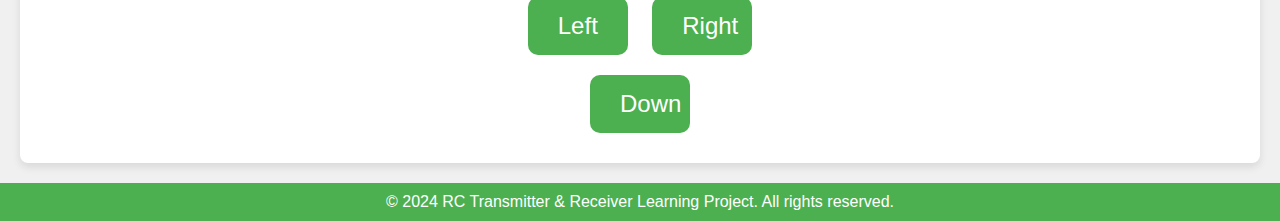
<file: rc.html>
<!DOCTYPE html>
<html lang="en">
<head>
    <meta charset="UTF-8">
    <meta name="viewport" content="width=device-width, initial-scale=1.0">
    <title>4-Channel RC 27MHz Transmitter and Receiver</title>
    <link rel="stylesheet" href="style.css">
</head>
<body>
    <header>
        <h1>Explore the Working of 4-Channel RC 27MHz Transmitter and Receiver</h1>
    </header>
    
    <section class="intro">
        <p>Learn how the <span class="highlight">4-Channel RC 27MHz Transmitter</span> and <span class="highlight">Receiver</span> work together to control models and robots.</p>
        <img src="images/rc.png" alt="RC Transmitter" class="main-image">
    </section>
    
    <section class="how-it-works">
        <h2>How It Works</h2>
        <p>The 4-channel RC transmitter sends signals to the receiver, controlling four different channels such as forward, backward, left, and right movements for controlling an RC car or robot. The 27MHz frequency ensures reliable communication between the transmitter and the receiver.
        </p>
    </section>
    
    <section class="game">
        <h2>RC Car Control Game</h2>
        <p>Use the buttons to control the car!</p>
        <div id="game-container">
            <div id="car" class="game-object"></div>
        </div>
        
        <div class="controls">
            <button class="control-btn" id="up">Up</button>
            <div>
                <button class="control-btn" id="left">Left</button>
                <button class="control-btn" id="right">Right</button>
            </div>
            <button class="control-btn" id="down">Down</button>
        </div>
    </section>
    
    <footer>
        <p>&copy; 2024 RC Transmitter & Receiver Learning Project. All rights reserved.</p>
    </footer>

    <script src="script.js"></script>
</body>
</html>
</file>
<file: styles/style1.css>
/* General Styling */
body {
    font-family: 'Inter', sans-serif;
    margin: 0;
    padding: 0;
    color: #333;
    background: linear-gradient(120deg, #ffffff, #f4f4f4);
    overflow-x: hidden;
}

header .hero {
    text-align: center;
    padding: 100px 20px;
    background: linear-gradient(to right, #0f2027, #203a43, #2c5364);
    color: white;
}

header .hero h1 {
    font-size: 3rem;
    margin-bottom: 20px;
    font-weight: bold;
    letter-spacing: 1px;
}

header .hero p {
    font-size: 1.2rem;
    max-width: 600px;
    margin: 0 auto;
    line-height: 1.5;
}

.container {
    max-width: 1200px;
    margin: 50px auto;
    text-align: center;
    padding: 20px;
}

.features h2 {
    font-size: 2rem;
    margin-bottom: 10px;
}

.features p {
    font-size: 1.1rem;
    color: #666;
    line-height: 1.8;
}

.visuals {
    display: flex;
    justify-content: space-around;
    margin-top: 30px;
    gap: 20px;
}

.visuals div {
    text-align: center;
}

.visuals span {
    display: block;
    font-size: 4rem;
    margin-bottom: 15px;
    color: #ff6f61;
    transition: transform 0.3s ease-in-out;
}

.visuals p {
    font-size: 1.1rem;
    color: #444;
}

#car:hover, #alarm:hover, #sad-face:hover {
    transform: scale(1.1);
}

/* Buttons */
button {
    font-size: 1.2rem;
    padding: 15px 30px;
    border: none;
    border-radius: 50px;
    cursor: pointer;
    transition: all 0.3s ease-in-out;
}

.trigger-button {
    background: linear-gradient(to right, #ff6f61, #ff2e63);
    color: white;
    box-shadow: 0px 5px 15px rgba(255, 110, 97, 0.3);
}

.trigger-button:hover {
    transform: translateY(-5px);
    box-shadow: 0px 10px 20px rgba(255, 110, 97, 0.5);
}

.reset-button {
    background: linear-gradient(to right, #1cb5e0, #000046);
    color: white;
    box-shadow: 0px 5px 15px rgba(28, 181, 224, 0.3);
}

.reset-button:hover {
    transform: translateY(-5px);
    box-shadow: 0px 10px 20px rgba(28, 181, 224, 0.5);
}

/* Footer */
footer {
    text-align: center;
    padding: 20px 0;
    background: #0f2027;
    color: white;
    font-size: 0.9rem;
    position: relative;
}
</file>
<file: style.css>
* {
    margin: 0;
    padding: 0;
    box-sizing: border-box;
}

body {
    font-family: Arial, sans-serif;
    background-color: #f0f0f0;
    color: #333;
    display: flex;
    flex-direction: column;
    justify-content: space-between;
    height: 100vh;
}

header {
    background-color: #0fc4e0;
    color: white;
    text-align: center;
    padding: 20px;
}

h1 {
    font-size: 2.5rem;
    margin-bottom: 10px;
}

h2 {
    color: #4CAF50;
    margin-bottom: 10px;
}

.highlight {
    color: #FF5722;
    font-weight: bold;
}

.intro {
    text-align: center;
    padding: 20px;
    background-color: #fff;
    border-radius: 8px;
    margin: 20px auto;
    width: 80%;
    box-shadow: 0 4px 8px rgba(0, 0, 0, 0.1);
}

.main-image {
    width: 100%;
    max-width: 500px;
    margin-top: 20px;
}

.how-it-works {
    text-align: center;
    padding: 20px;
    background-color: #fff;
    border-radius: 8px;
    margin: 20px auto;
    width: 80%;
    box-shadow: 0 4px 8px rgba(0, 0, 0, 0.1);
}

footer {
    text-align: center;
    padding: 10px;
    background-color: #4CAF50;
    color: white;
}

.game {
    text-align: center;
    margin: 20px;
    padding: 20px;
    background-color: #fff;
    border-radius: 8px;
    box-shadow: 0 4px 8px rgba(0, 0, 0, 0.1);
}

#game-container {
    width: 100%;
    max-width: 500px;
    height: 400px;
    background-color: #D3D3D3; /* Light gray background as a road */
    position: relative;
    margin: 20px auto;
    border-radius: 8px;
    overflow: hidden;
}

.game-object {
    width: 80px;
    height: 120px;
    background-image: url('car.png'); /* Replace 'car.png' with the path to your PNG file */
    background-size: cover;  /* Ensure the image covers the entire div */
    position: absolute;
    top: 160px;
    left: 210px;
    border-radius: 5px;
}

.controls {
    display: flex;
    flex-direction: column;
    align-items: center;
    margin-top: 20px;
}

.control-btn {
    background-color: #4CAF50;
    color: white;
    padding: 15px 30px;
    border: none;
    border-radius: 10px;
    margin: 10px;
    cursor: pointer;
    font-size: 1.5rem;
    width: 100px;
    text-align: center;
}

.control-btn:hover {
    background-color: #45a049;
}

@media (max-width: 768px) {
    h1 {
        font-size: 2rem;
    }

    .main-image {
        max-width: 100%;
    }

    #game-container {
        max-width: 90%;
    }

    .controls {
        flex-direction: column;
        margin-top: 15px;
    }

    .control-btn {
        font-size: 1rem;
        padding: 12px 25px;
    }
}

@media (max-width: 480px) {
    .control-btn {
        padding: 10px 20px;
        font-size: 1rem;
    }
}
</file>
